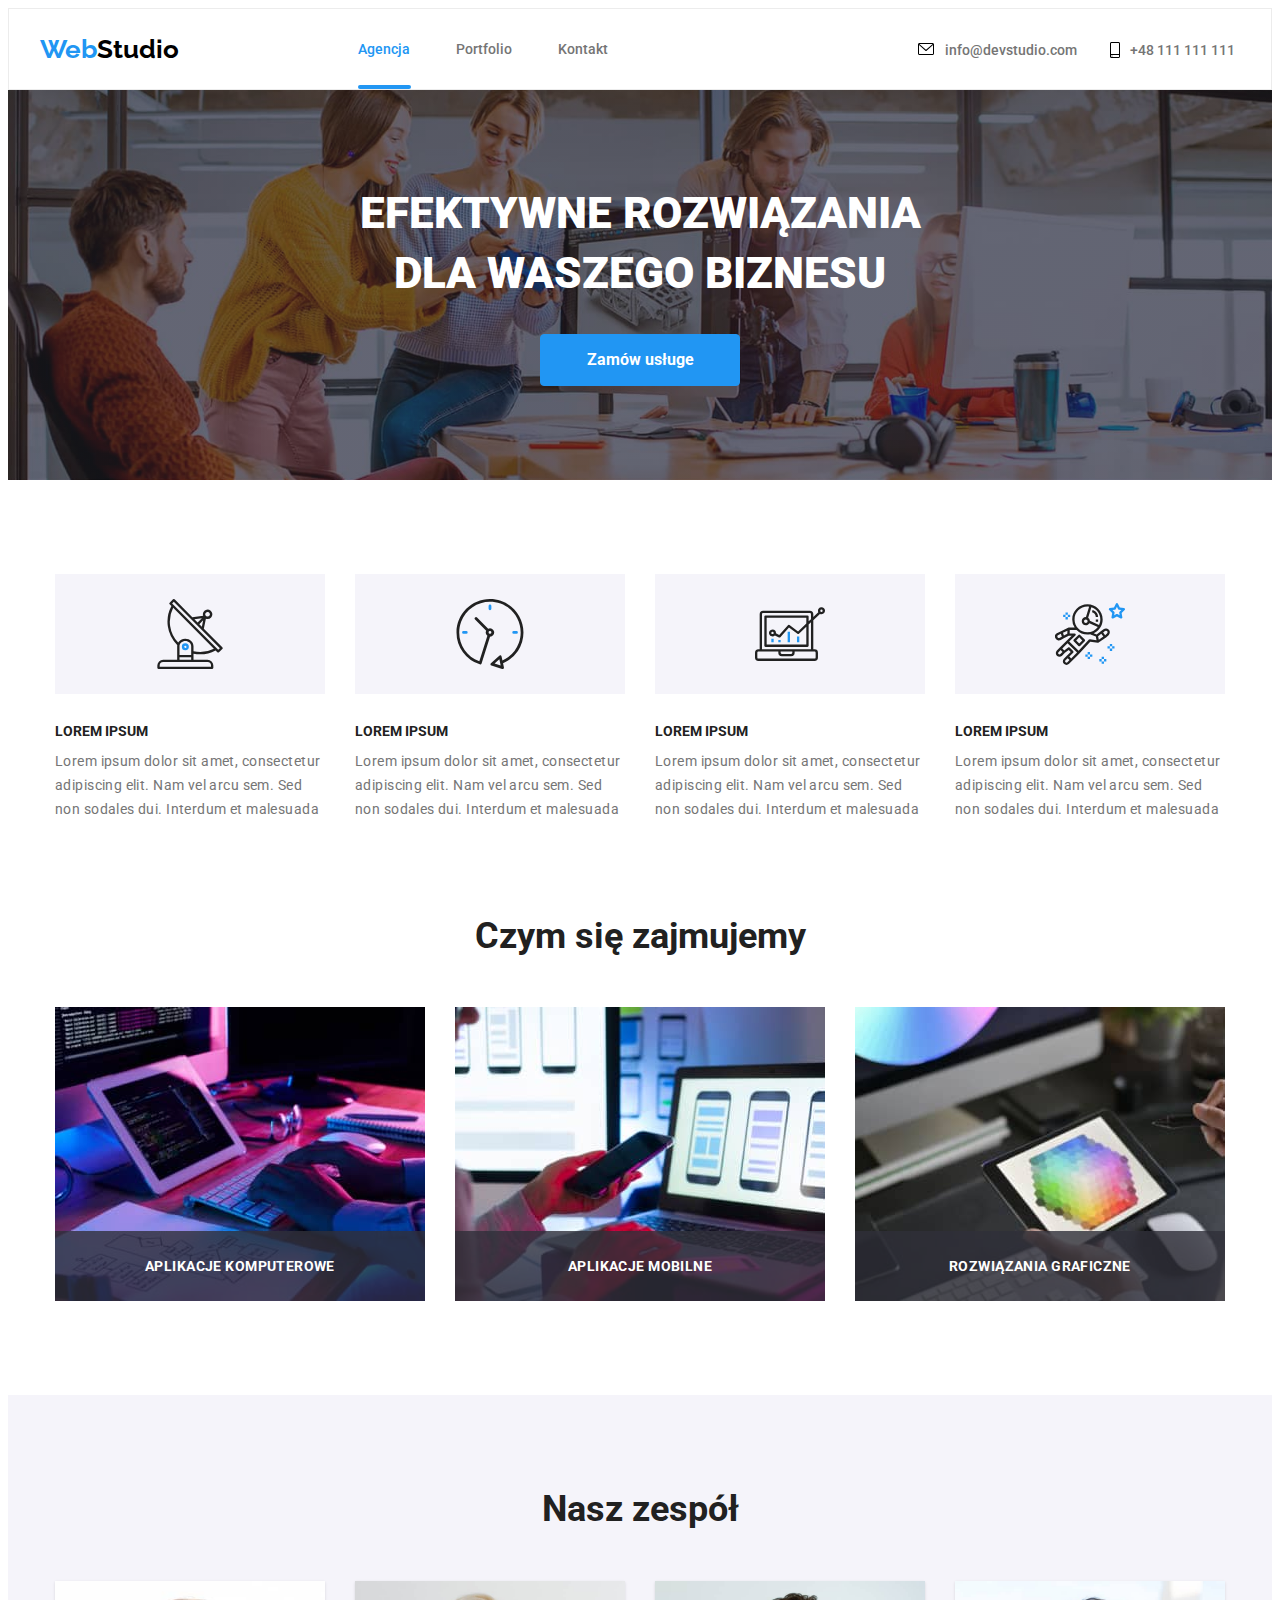
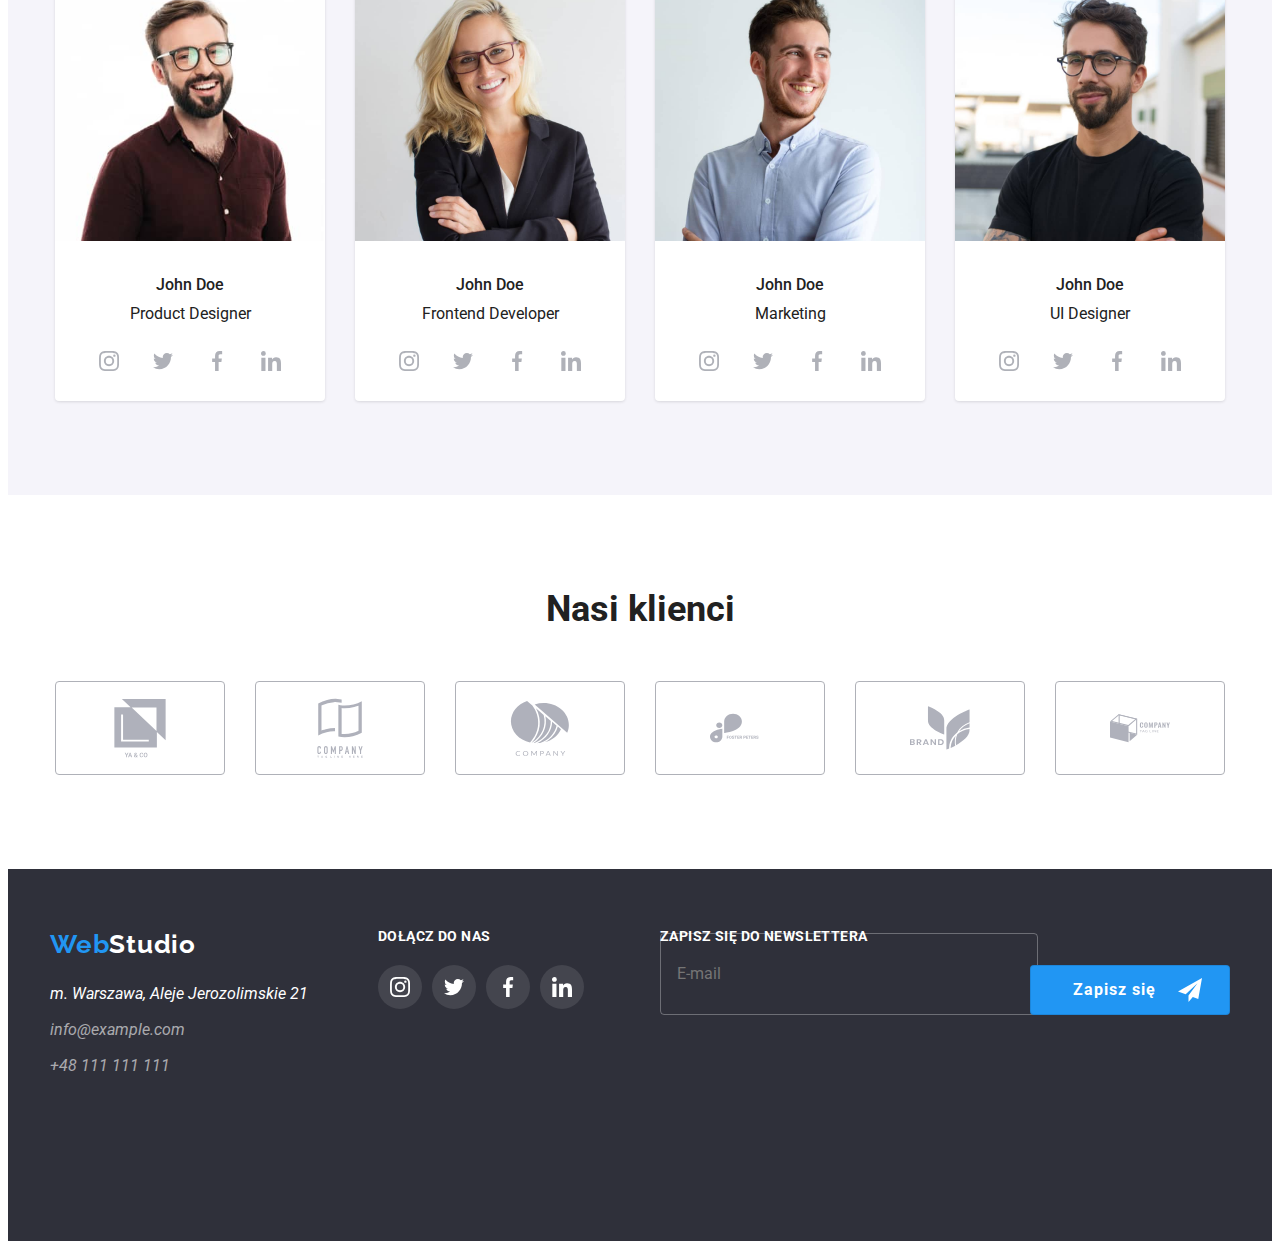
<file: index.html>
<!DOCTYPE html>
<html lang="pl">
  <head>
    <meta charset="UTF-8" />
    <meta http-equiv="X-UA-Compatible" content="IE=edge" />
    <meta name="viewport" content="width=device-width, initial-scale=1.0" />
    <title>WebStudio</title>
    <link
      href="https://fonts.googleapis.com/css2?family=Raleway:wght@700&family=Roboto:wght@400;500;700;900&display=swap"
      rel="stylesheet"
    />
    <link
      rel="stylesheet"
      href="https://cdnjs.cloudflare.com/ajax/libs/modern-normalize/1.1.0/modern-normalize.min.css"
      integrity="sha512-wpPYUAdjBVSE4KJnH1VR1HeZfpl1ub8YT/NKx4PuQ5NmX2tKuGu6U/JRp5y+Y8XG2tV+wKQpNHVUX03MfMFn9Q=="
      crossorigin="anonymous"
      referrerpolicy="no-referrer"
    />
    <link rel="stylesheet" href="./css/styles.css" type="text/css" />
  </head>

  <body>
    <header class="header-box">
      <div class="header container">
        <a href="./index.html"
          ><span class="logo-web-top">Web</span
          ><span class="logo-studio-top">Studio</span></a
        >
        <nav>
          <ul class="navigation-links">
            <li>
              <a class="agency-nav is-active" href="./index.html">Agencja</a>
            </li>
            <li>
              <a class="portfolio-nav is-hidden" href="./portfolio.html"
                >Portfolio</a
              >
            </li>
            <li><a class="contact-nav is-hidden" href="#">Kontakt</a></li>
          </ul>
        </nav>
        <ul class="contact">
          <li class="mail-area">
            <a href="mailto:info@devstudio.com">
              <svg class="svg-contact-mail">
                <use href="./images/icons.svg#icon-envelope"></use>
              </svg>
              info@devstudio.com</a
            >
          </li>
          <li class="phone-area">
            <a href="tel:+48111111111">
              <svg class="svg-contact-phone">
                <use href="./images/icons.svg#icon-smartphone"></use>
              </svg>
              +48 111 111 111</a
            >
          </li>
        </ul>
      </div>
    </header>

    <main>
      <section class="main-section-background">
        <div class="container">
          <h1 class="title-main container">
            EFEKTYWNE ROZWIĄZANIA
            <br />DLA WASZEGO BIZNESU
          </h1>
          <button
            class="main-button heigh-button"
            type="button"
            data-modal-open
          >
            Zamów usługe
          </button>
        </div>
      </section>
      <section class="lorem-section-area">
        <ul class="lorem-list">
          <li class="lorem-area">
            <div class="svg-lorem-cards">
              <svg class="svg-lorem-images">
                <use href="./images/icons.svg#icon-antenna1"></use>
              </svg>
            </div>
            <h3 class="title-about">LOREM IPSUM</h3>
            <p class="text-about">
              Lorem ipsum dolor sit amet, consectetur adipiscing elit. Nam vel
              arcu sem. Sed non sodales dui. Interdum et malesuada
            </p>
          </li>
          <li class="lorem-area">
            <div class="svg-lorem-cards">
              <svg class="svg-lorem-images">
                <use href="./images/icons.svg#icon-clock1"></use>
              </svg>
            </div>
            <h3 class="title-about">LOREM IPSUM</h3>
            <p class="text-about">
              Lorem ipsum dolor sit amet, consectetur adipiscing elit. Nam vel
              arcu sem. Sed non sodales dui. Interdum et malesuada
            </p>
          </li>
          <li class="lorem-area">
            <div class="svg-lorem-cards">
              <svg class="svg-lorem-images">
                <use href="./images/icons.svg#icon-diagram1"></use>
              </svg>
            </div>
            <h3 class="title-about">LOREM IPSUM</h3>
            <p class="text-about">
              Lorem ipsum dolor sit amet, consectetur adipiscing elit. Nam vel
              arcu sem. Sed non sodales dui. Interdum et malesuada
            </p>
          </li>
          <li class="lorem-area">
            <div class="svg-lorem-cards">
              <svg class="svg-lorem-images">
                <use href="./images/icons.svg#icon-astronaut1"></use>
              </svg>
            </div>
            <h3 class="title-about">LOREM IPSUM</h3>
            <p class="text-about">
              Lorem ipsum dolor sit amet, consectetur adipiscing elit. Nam vel
              arcu sem. Sed non sodales dui. Interdum et malesuada
            </p>
          </li>
        </ul>
      </section>
      <section class="image-section">
        <h2 class="image-title">Czym się zajmujemy</h2>
        <ul class="link-container">
          <li class="image-title-item">
            <img
              src="images/box1.jpg"
              alt="Tablet oraz rece na klawiaturze"
              width="370"
              height="294"
            />
            <p class="image-title-overtext">Aplikacje komputerowe</p>
          </li>
          <li class="image-title-item">
            <img
              src="images/box2.jpg"
              alt="Laptop i telefon trzymany w dloni"
              width="370"
              height="294"
            />
            <p class="image-title-overtext">Aplikacje mobilne</p>
          </li>
          <li class="image-title-item">
            <img
              src="images/box3.jpg"
              alt="Paleta kolorow w tablecie"
              width="370"
              height="294"
            />
            <p class="image-title-overtext">Rozwiązania graficzne</p>
          </li>
        </ul>
      </section>
      <section class="teamcard-section-background">
        <h2 class="teamcard-title">Nasz zespół</h2>
        <div class="teamcard-section">
          <ul class="teamcard-list">
            <li class="teamcard-cards">
              <figure class="teamcard-figure">
                <img
                  src="images/teamcard1.jpg"
                  alt="Mezczyzna z broda w okularach"
                  width="270"
                  height="260"
                />
                <figcaption class="team-caption">
                  <p class="upper-caption">John Doe</p>
                  <p class="lower-caption">Product Designer</p>
                </figcaption>
              </figure>
              <div class="svg-teamcard-sl">
                <div class="teamcard-sl-box">
                  <svg class="svg-teamcard-sl-item">
                    <use href="./images/icons.svg#icon-instagram2"></use>
                  </svg>
                </div>
                <div class="teamcard-sl-box">
                  <svg class="svg-teamcard-sl-item">
                    <use href="./images/icons.svg#icon-twitter1"></use>
                  </svg>
                </div>
                <div class="teamcard-sl-box">
                  <svg class="svg-teamcard-sl-item">
                    <use href="./images/icons.svg#icon-facebook1"></use>
                  </svg>
                </div>
                <div class="teamcard-sl-box">
                  <svg class="svg-teamcard-sl-item">
                    <use href="./images/icons.svg#icon-linkedin1"></use>
                  </svg>
                </div>
              </div>
            </li>
            <li class="teamcard-cards">
              <figure class="teamcard-figure">
                <img
                  src="images/teamcard2.jpg"
                  alt="Blondynka w okularach"
                  width="270"
                  height="260"
                />
                <figcaption class="team-caption">
                  <p class="upper-caption">John Doe</p>
                  <p class="lower-caption">Frontend Developer</p>
                </figcaption>
              </figure>
              <div class="svg-teamcard-sl">
                <div class="teamcard-sl-box">
                  <svg class="svg-teamcard-sl-item">
                    <use href="./images/icons.svg#icon-instagram2"></use>
                  </svg>
                </div>
                <div class="teamcard-sl-box">
                  <svg class="svg-teamcard-sl-item">
                    <use href="./images/icons.svg#icon-twitter1"></use>
                  </svg>
                </div>
                <div class="teamcard-sl-box">
                  <svg class="svg-teamcard-sl-item">
                    <use href="./images/icons.svg#icon-facebook1"></use>
                  </svg>
                </div>
                <div class="teamcard-sl-box">
                  <svg class="svg-teamcard-sl-item">
                    <use href="./images/icons.svg#icon-linkedin1"></use>
                  </svg>
                </div>
              </div>
            </li>
            <li class="teamcard-cards">
              <figure class="teamcard-figure">
                <img
                  src="images/teamcard3.jpg"
                  alt="Usmiechniety mezczyzna"
                  width="270"
                  height="260"
                />
                <figcaption class="team-caption">
                  <p class="upper-caption">John Doe</p>
                  <p class="lower-caption">Marketing</p>
                </figcaption>
              </figure>
              <div class="svg-teamcard-sl">
                <div class="teamcard-sl-box">
                  <svg class="svg-teamcard-sl-item">
                    <use href="./images/icons.svg#icon-instagram2"></use>
                  </svg>
                </div>
                <div class="teamcard-sl-box">
                  <svg class="svg-teamcard-sl-item">
                    <use href="./images/icons.svg#icon-twitter1"></use>
                  </svg>
                </div>
                <div class="teamcard-sl-box">
                  <svg class="svg-teamcard-sl-item">
                    <use href="./images/icons.svg#icon-facebook1"></use>
                  </svg>
                </div>
                <div class="teamcard-sl-box">
                  <svg class="svg-teamcard-sl-item">
                    <use href="./images/icons.svg#icon-linkedin1"></use>
                  </svg>
                </div>
              </div>
            </li>
            <li class="teamcard-cards">
              <figure class="teamcard-figure">
                <img
                  src="images/teamcard4.jpg"
                  alt="Mezczyzna z broda w okularach"
                  width="270"
                  height="260"
                />
                <figcaption class="team-caption">
                  <p class="upper-caption">John Doe</p>
                  <p class="lower-caption">UI Designer</p>
                </figcaption>
              </figure>
              <div class="svg-teamcard-sl">
                <div class="teamcard-sl-box">
                  <svg class="svg-teamcard-sl-item">
                    <use href="./images/icons.svg#icon-instagram2"></use>
                  </svg>
                </div>
                <div class="teamcard-sl-box">
                  <svg class="svg-teamcard-sl-item">
                    <use href="./images/icons.svg#icon-twitter1"></use>
                  </svg>
                </div>
                <div class="teamcard-sl-box">
                  <svg class="svg-teamcard-sl-item">
                    <use href="./images/icons.svg#icon-facebook1"></use>
                  </svg>
                </div>
                <div class="teamcard-sl-box">
                  <svg class="svg-teamcard-sl-item">
                    <use href="./images/icons.svg#icon-linkedin1"></use>
                  </svg>
                </div>
              </div>
            </li>
          </ul>
        </div>
      </section>
      <section class="clients-section">
        <h2 class="clients-title">Nasi klienci</h2>
        <div class="clients-image-box">
          <div class="clients-image-card">
            <svg class="clients-image">
              <use href="./images/icons.svg#icon-company1"></use>
            </svg>
          </div>
          <div class="clients-image-card">
            <svg class="clients-image">
              <use href="./images/icons.svg#icon-company2"></use>
            </svg>
          </div>
          <div class="clients-image-card">
            <svg class="clients-image">
              <use href="./images/icons.svg#icon-company3"></use>
            </svg>
          </div>
          <div class="clients-image-card">
            <svg class="clients-image">
              <use href="./images/icons.svg#icon-company4"></use>
            </svg>
          </div>
          <div class="clients-image-card">
            <svg class="clients-image">
              <use href="./images/icons.svg#icon-company5"></use>
            </svg>
          </div>
          <div class="clients-image-card">
            <svg class="clients-image">
              <use href="./images/icons.svg#icon-company6"></use>
            </svg>
          </div>
        </div>
      </section>
    </main>
    <footer>
      <div class="whole-footer">
        <div class="footer-area">
          <a href="./index.html"
            ><span class="logo-web-bottom">Web</span
            ><span class="logo-studio-bottom">Studio</span>
          </a>
          <address>
            <ul class="footer-contacts-list">
              <li>
                <a class="site" href="https://goo.gl/maps/q3WPrfQFME7vEifA9"
                  >m. Warszawa, Aleje Jerozolimskie 21</a
                >
              </li>
              <li>
                <a class="contact" href="mailto:info@example.com"
                  >info@example.com</a
                >
              </li>
              <li>
                <a class="contact" href="tel:+48111111111">+48 111 111 111</a>
              </li>
            </ul>
          </address>
        </div>

        <div class="footer-sl-area">
          <p class="footer-sl-area-title">Dołącz do nas</p>
          <div class="footer-sl-area-boxes">
            <div class="footer-sl-box">
              <svg class="footer-sl-item">
                <use href="./images/icons.svg#icon-instagram2"></use>
              </svg>
            </div>
            <div class="footer-sl-box">
              <svg class="footer-sl-item">
                <use href="./images/icons.svg#icon-twitter1"></use>
              </svg>
            </div>
            <div class="footer-sl-box">
              <svg class="footer-sl-item">
                <use href="./images/icons.svg#icon-facebook1"></use>
              </svg>
            </div>
            <div class="footer-sl-box">
              <svg class="footer-sl-item">
                <use href="./images/icons.svg#icon-linkedin1"></use>
              </svg>
            </div>
          </div>
        </div>

        <div class="newsletter-area">
          <p class="newsletter-title">zapisz się do newslettera</p>
          <div>
            <form name="newsletter" autocomplete="on">
              <label for="newsletter-email"> </label>
              <input
                type="email"
                name="newsletter"
                id="newsletter-email"
                placeholder="E-mail"
                class="email-input"
              />
              <button class="newsletter-button" type="submit">
                Zapisz się
              </button>
              <svg class="icon-send">
                <use href="./images/icons.svg#icon-send" />
              </svg>
            </form>
          </div>
        </div>
      </div>
    </footer>

    <div class="backdrop is-hidden" data-modal>
      <div class="modal">
        <button class="close-btn" type="button" data-modal-close>X</button>
        <form name="order-form">
          <div class="form-area">
            <p class="form-title">Zostaw swoje dane w formularzu poniżej</p>
            <div class="form-position">
              <div class="form-name">
                <label class="form-label" for="form-name">Imie</label>
                <input
                  class="form-input"
                  name="form-name"
                  type="text"
                  id="form-name"
                />
                <div class="icon-human">
                  <svg>
                    <use href="./images/icons.svg#icon-human"></use>
                  </svg>
                </div>
              </div>
              <div class="form-phone">
                <label class="form-label" for="form-phone">Telefon</label>
                <input
                  class="form-input"
                  name="form-phone"
                  type="tel"
                  id="form-phone"
                />
                <div class="icon-formPhone">
                  <svg>
                    <use href="./images/icons.svg#icon-formPhone"></use>
                  </svg>
                </div>
              </div>
              <div class="form-email">
                <label class="form-label" for="form-email">Email</label>
                <input
                  class="form-input"
                  name="form-email"
                  type="email"
                  id="form-email"
                />
                <div class="icon-emailBlack">
                  <svg>
                    <use href="./images/icons.svg#icon-emailBlack"></use>
                  </svg>
                </div>
              </div>
              <div class="form-textarea">
                <label class="form-label" for="form-textarea">Komentarz</label>
                <textarea
                  class="form-input-textarea"
                  name="form-textarea"
                  placeholder="Wprowadź tekst"
                  id="form-textarea"
                  rows="6"
                ></textarea>
              </div>
            </div>
            <div class="form-check">
              <input class="checkbox-input" name="checkbox" type="checkbox" />
              <label class="form-check-label" for="checkbox"
                >Oświadczam iż akceptuję <span class="reg"> Regulamin</span> i
                <span class="reg">Politykę Prywatności.</span></label
              >
              <svg class="checkbox-bird">
                <use href="./images/icons.svg#icon-check"></use>
              </svg>
            </div>
            <button class="form-button" type="submit">Wyślij</button>
          </div>
        </form>
      </div>
    </div>
    <script src="./js/modal.js"></script>
  </body>
</html>
</file>
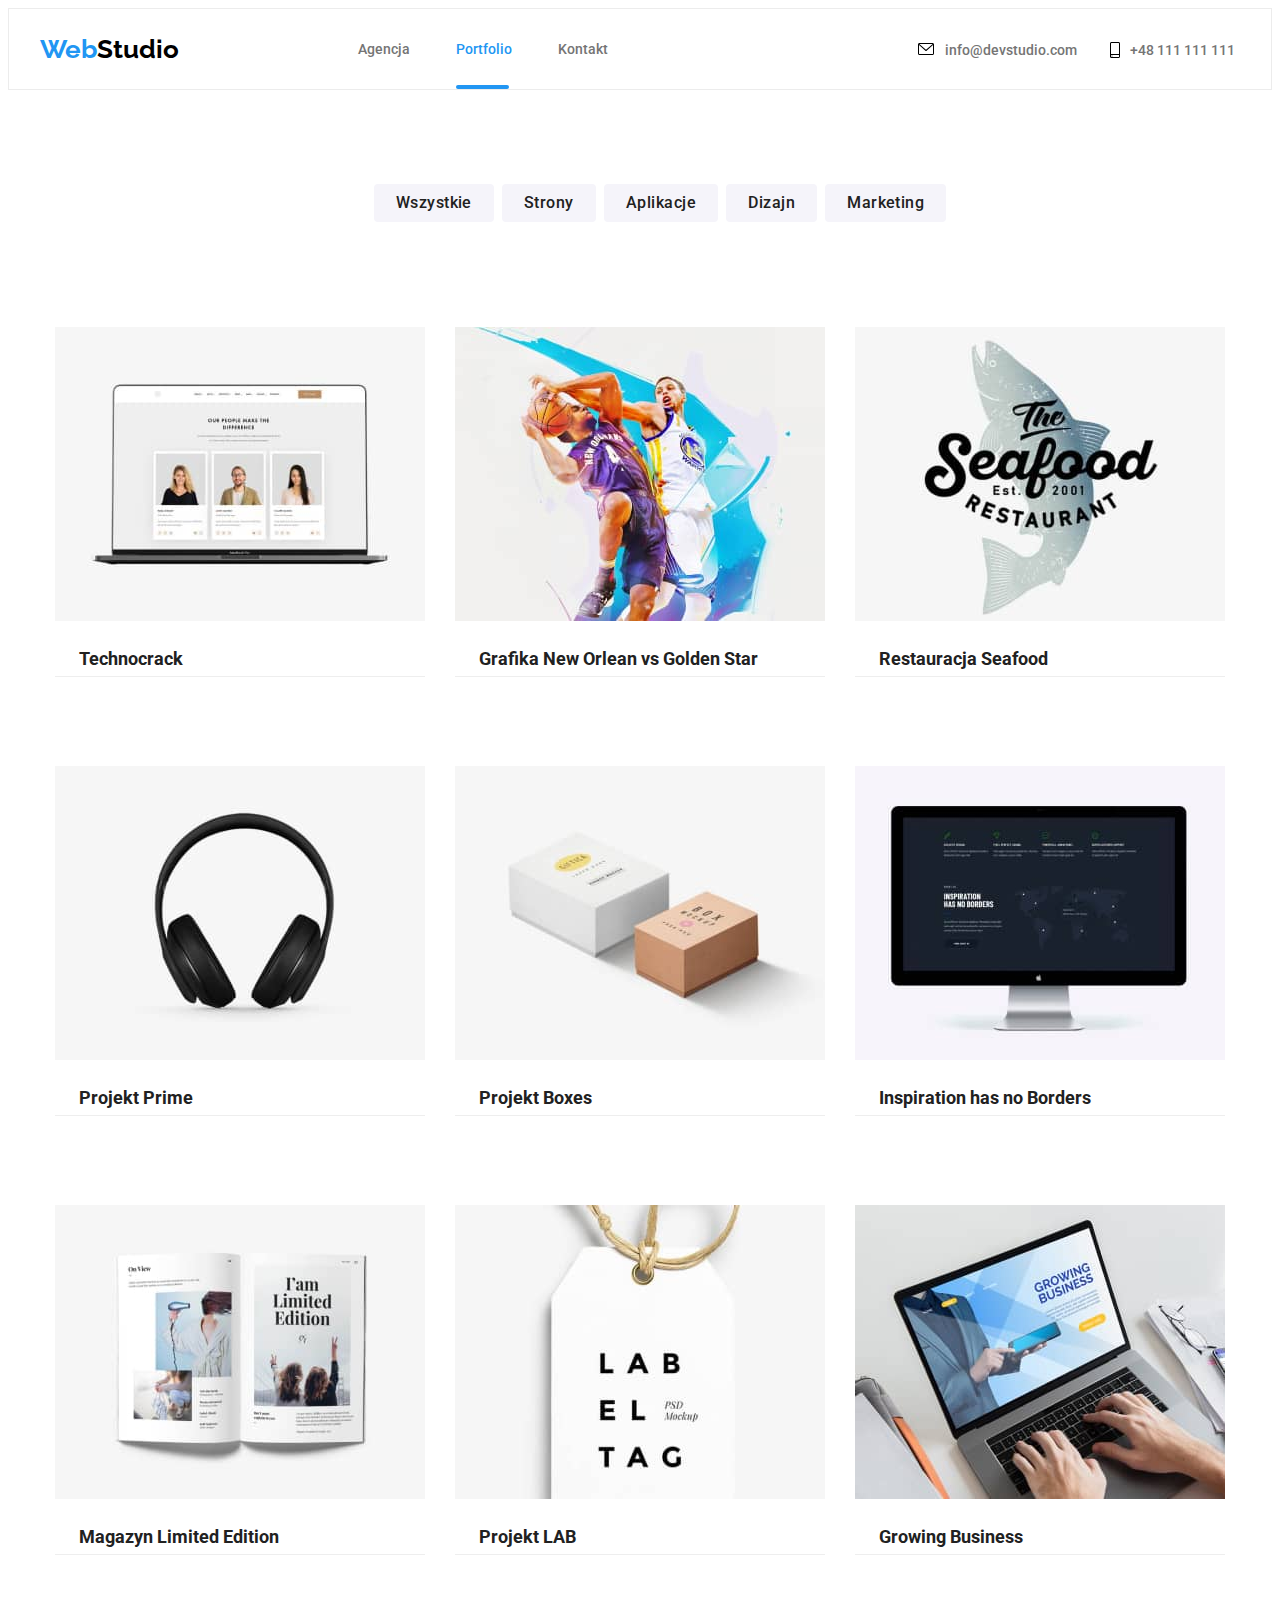
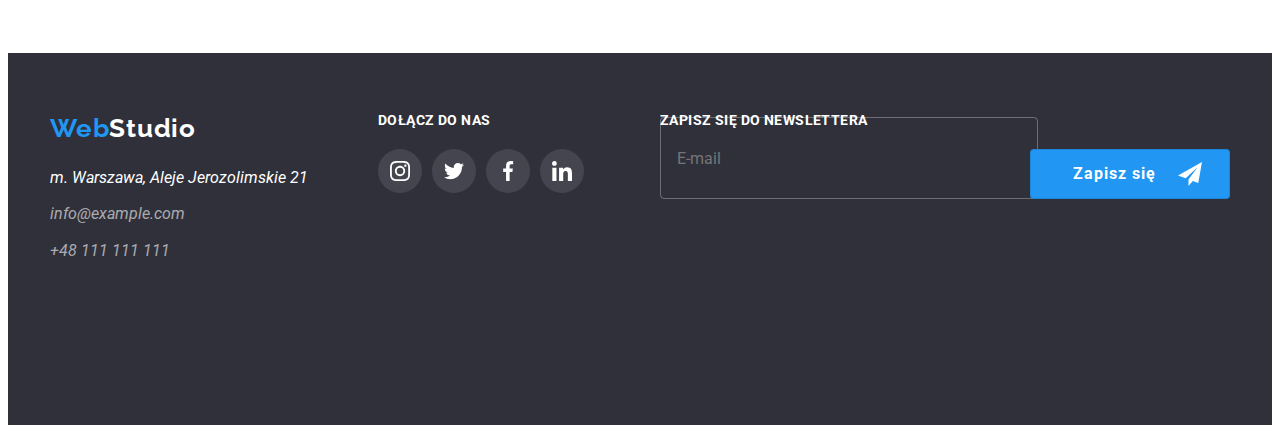
<file: portfolio.html>
<!DOCTYPE html>
<html lang="pl">
  <head>
    <meta charset="UTF-8" />
    <meta http-equiv="X-UA-Compatible" content="IE=edge" />
    <meta name="viewport" content="width=device-width, initial-scale=1.0" />
    <title>Portfolio</title>
    <link
      href="https://fonts.googleapis.com/css2?family=Raleway:wght@700&family=Roboto:wght@400;500;700;900&display=swap"
      rel="stylesheet"
    />
    <link
      rel="stylesheet"
      href="https://cdnjs.cloudflare.com/ajax/libs/modern-normalize/1.1.0/modern-normalize.min.css"
      integrity="sha512-wpPYUAdjBVSE4KJnH1VR1HeZfpl1ub8YT/NKx4PuQ5NmX2tKuGu6U/JRp5y+Y8XG2tV+wKQpNHVUX03MfMFn9Q=="
      crossorigin="anonymous"
      referrerpolicy="no-referrer"
    />
    <link rel="stylesheet" href="css/styles.css" />
  </head>

  <body>
    <header class="header-box">
      <div class="header container">
        <a href="./index.html"
          ><span class="logo-web-top">Web</span
          ><span class="logo-studio-top">Studio</span></a
        >
        <nav>
          <ul class="navigation-links">
            <li>
              <a class="agency-nav is-hidden" href="./index.html">Agencja</a>
            </li>
            <li>
              <a class="portfolio-nav is-active" href="./portfolio.html"
                >Portfolio</a
              >
            </li>
            <li><a class="contact-nav is-hidden" href="#">Kontakt</a></li>
          </ul>
        </nav>
        <ul class="contact">
          <li class="mail-area">
            <a href="mailto:info@devstudio.com">
              <svg class="svg-contact-mail">
                <use href="./images/icons.svg#icon-envelope"></use>
              </svg>
              info@devstudio.com</a
            >
          </li>
          <li class="phone-area">
            <a href="tel:+48111111111">
              <svg class="svg-contact-phone">
                <use href="./images/icons.svg#icon-smartphone"></use>
              </svg>
              +48 111 111 111</a
            >
          </li>
        </ul>
      </div>
    </header>

    <main>
      <section class="projects-section">
        <div class="projects container">
          <ul class="projects-filter">
            <li class="button-element">
              <button class="projects-button" type="button">Wszystkie</button>
            </li>
            <li class="button-element">
              <button class="projects-button" type="button">Strony</button>
            </li>
            <li class="button-element">
              <button class="projects-button" type="button">Aplikacje</button>
            </li>
            <li class="button-element">
              <button class="projects-button" type="button">Dizajn</button>
            </li>
            <li class="button-element">
              <button class="projects-button" type="button">Marketing</button>
            </li>
          </ul>
        </div>
        <div class="projects container">
          <ul class="projects-list container">
            <li>
              <figure class="projects-card">
                <img
                  class="projects-img"
                  src="images/project1.jpg"
                  alt="Ekran laptopa z trojgiem ludzi"
                  width="370"
                  height="294"
                />
                <div class="overlay">
                  <p>
                    Technocrack jest popularną platformą wykorzystywaną do
                    rozpowszechniania koronawirusa. Firmy wykorzystują tę
                    platformę do celów szpiegowskich i ataków na
                    niezabezpieczone serwery konkurencji
                  </p>
                </div>
                <figcaption class="projects-caption-area">
                  <h2 class="upper-caption">Technocrack</h2>
                  <h3 class="lower-caption">Strona internetowa</h3>
                </figcaption>
              </figure>
            </li>
            <li>
              <figure class="projects-card">
                <img
                  src="images/project2.jpg"
                  alt="Dwaj koszykarze podczas gry"
                  width="370"
                  height="294"
                />
                <div class="overlay">
                  <p>
                    Technocrack jest popularną platformą wykorzystywaną do
                    rozpowszechniania koronawirusa. Firmy wykorzystują tę
                    platformę do celów szpiegowskich i ataków na
                    niezabezpieczone serwery konkurencji
                  </p>
                </div>
                <figcaption class="projects-caption-area">
                  <h2 class="upper-caption">
                    Grafika New Orlean vs Golden Star
                  </h2>
                  <h3 class="lower-caption">Dizajn</h3>
                </figcaption>
              </figure>
            </li>
            <li>
              <figure class="projects-card">
                <img
                  src="images/project3.jpg"
                  alt="Logo restauracji Seafood"
                  width="370"
                  height="294"
                />
                <div class="overlay">
                  <p>
                    Technocrack jest popularną platformą wykorzystywaną do
                    rozpowszechniania koronawirusa. Firmy wykorzystują tę
                    platformę do celów szpiegowskich i ataków na
                    niezabezpieczone serwery konkurencji
                  </p>
                </div>
                <figcaption class="projects-caption-area">
                  <h2 class="upper-caption">Restauracja Seafood</h2>
                  <h3 class="lower-caption">Aplikacja</h3>
                </figcaption>
              </figure>
            </li>
            <li>
              <figure class="projects-card">
                <img
                  src="images/project4.jpg"
                  alt="Słuchawki"
                  width="370"
                  height="294"
                />
                <div class="overlay">
                  <p>
                    Technocrack jest popularną platformą wykorzystywaną do
                    rozpowszechniania koronawirusa. Firmy wykorzystują tę
                    platformę do celów szpiegowskich i ataków na
                    niezabezpieczone serwery konkurencji
                  </p>
                </div>
                <figcaption class="projects-caption-area">
                  <h2 class="upper-caption">Projekt Prime</h2>
                  <h3 class="lower-caption">Marketing</h3>
                </figcaption>
              </figure>
            </li>
            <li>
              <figure class="projects-card">
                <img
                  src="images/project5.jpg"
                  alt="Dwa róźne pudełka obok siebie"
                  width="370"
                  height="294"
                />
                <div class="overlay">
                  <p>
                    Technocrack jest popularną platformą wykorzystywaną do
                    rozpowszechniania koronawirusa. Firmy wykorzystują tę
                    platformę do celów szpiegowskich i ataków na
                    niezabezpieczone serwery konkurencji
                  </p>
                </div>
                <figcaption class="projects-caption-area">
                  <h2 class="upper-caption">Projekt Boxes</h2>
                  <h3 class="lower-caption">Aplikacja</h3>
                </figcaption>
              </figure>
            </li>
            <li>
              <figure class="projects-card">
                <img
                  src="images/project6.jpg"
                  alt="Ekran komputera z obrazem świata"
                  width="370"
                  height="294"
                />
                <div class="overlay">
                  <p>
                    Technocrack jest popularną platformą wykorzystywaną do
                    rozpowszechniania koronawirusa. Firmy wykorzystują tę
                    platformę do celów szpiegowskich i ataków na
                    niezabezpieczone serwery konkurencji
                  </p>
                </div>
                <figcaption class="projects-caption-area">
                  <h2 class="upper-caption">Inspiration has no Borders</h2>
                  <h3 class="lower-caption">Strona internetowa</h3>
                </figcaption>
              </figure>
            </li>
            <li>
              <figure class="projects-card">
                <img
                  src="images/project7.jpg"
                  alt="Otwarty miesiecznik Limited Edition"
                  width="370"
                  height="294"
                />
                <div class="overlay">
                  <p>
                    Technocrack jest popularną platformą wykorzystywaną do
                    rozpowszechniania koronawirusa. Firmy wykorzystują tę
                    platformę do celów szpiegowskich i ataków na
                    niezabezpieczone serwery konkurencji
                  </p>
                </div>
                <figcaption class="projects-caption-area">
                  <h2 class="upper-caption">Magazyn Limited Edition</h2>
                  <h3 class="lower-caption">Dizajn</h3>
                </figcaption>
              </figure>
            </li>
            <li>
              <figure class="projects-card">
                <img
                  src="images/project8.jpg"
                  alt="Zawieszka Project Lab"
                  width="370"
                  height="294"
                />
                <div class="overlay">
                  <p>
                    Technocrack jest popularną platformą wykorzystywaną do
                    rozpowszechniania koronawirusa. Firmy wykorzystują tę
                    platformę do celów szpiegowskich i ataków na
                    niezabezpieczone serwery konkurencji
                  </p>
                </div>
                <figcaption class="projects-caption-area">
                  <h2 class="upper-caption">Projekt LAB</h2>
                  <h3 class="lower-caption">Marketing</h3>
                </figcaption>
              </figure>
            </li>
            <li>
              <figure class="projects-card">
                <img
                  src="images/project9.jpg"
                  alt="Ręce piszące na klawiaturze laptopa"
                  width="370"
                  height="294"
                />
                <div class="overlay">
                  <p>
                    Technocrack jest popularną platformą wykorzystywaną do
                    rozpowszechniania koronawirusa. Firmy wykorzystują tę
                    platformę do celów szpiegowskich i ataków na
                    niezabezpieczone serwery konkurencji
                  </p>
                </div>
                <figcaption class="projects-caption-area">
                  <h2 class="upper-caption">Growing Business</h2>
                  <h3 class="lower-caption">Aplikacja</h3>
                </figcaption>
              </figure>
            </li>
          </ul>
        </div>
      </section>
    </main>
    <footer>
      <div class="whole-footer">
        <div class="footer-area">
          <a href="./index.html"
            ><span class="logo-web-bottom">Web</span
            ><span class="logo-studio-bottom">Studio</span>
          </a>
          <address>
            <ul class="footer-contacts-list">
              <li>
                <a class="site" href="https://goo.gl/maps/q3WPrfQFME7vEifA9"
                  >m. Warszawa, Aleje Jerozolimskie 21</a
                >
              </li>
              <li>
                <a class="contact" href="mailto:info@example.com"
                  >info@example.com</a
                >
              </li>
              <li>
                <a class="contact" href="tel:+48111111111">+48 111 111 111</a>
              </li>
            </ul>
          </address>
        </div>

        <div class="footer-sl-area">
          <p class="footer-sl-area-title">Dołącz do nas</p>
          <div class="footer-sl-area-boxes">
            <div class="footer-sl-box">
              <svg class="footer-sl-item">
                <use href="./images/icons.svg#icon-instagram2"></use>
              </svg>
            </div>
            <div class="footer-sl-box">
              <svg class="footer-sl-item">
                <use href="./images/icons.svg#icon-twitter1"></use>
              </svg>
            </div>
            <div class="footer-sl-box">
              <svg class="footer-sl-item">
                <use href="./images/icons.svg#icon-facebook1"></use>
              </svg>
            </div>
            <div class="footer-sl-box">
              <svg class="footer-sl-item">
                <use href="./images/icons.svg#icon-linkedin1"></use>
              </svg>
            </div>
          </div>
        </div>

        <div class="newsletter-area">
          <p class="newsletter-title">zapisz się do newslettera</p>
          <div>
            <form name="newsletter" autocomplete="on">
              <label for="newsletter-email"> </label>
              <input
                type="email"
                name="newsletter"
                id="newsletter-email"
                placeholder="E-mail"
                class="email-input"
              />
              <button class="newsletter-button" type="submit">
                Zapisz się
              </button>
              <svg class="icon-send">
                <use href="./images/icons.svg#icon-send" />
              </svg>
            </form>
          </div>
        </div>
      </div>
    </footer>
  </body>
</html>
</file>
<file: css/styles.css>
* {
  font-family: "Roboto", sans-serif;
  color: var(--bodytext-color);
  font-size: 16px;
  font-weight: 400;
}

:root {
  --text-color: #757575;
  --selection-color: #2196f3;
  --main-white: #ffffff;
  --logo-black: #000000;
  --bodytext-color: #212121;
  --footerbackground-color: #2f303a;
  --teamsectionbackgroundn-color: #f5f4fa;
  --svg-icons-color: #afb1bb;
  --background-footer-sl: rgba(255, 255, 255, 0.1);
  --lower-caption-color: rgba(117, 117, 117, 1);
}
h1,
h2,
h3,
h4,
h5,
h6,
p,
ul {
  margin: 0px;
}

section {
  padding-top: 94px;
  padding-bottom: 94px;
}

.container {
  width: 1200px;
  margin-left: auto;
  margin-right: auto;
  padding: 0;
}

.container > li {
  list-style-type: none;
}
/* logo top*/
.logo-web-top,
.logo-studio-top {
  font-family: "Raleway";
  font-size: 26px;
  font-weight: 700;
  line-height: 1.19;
  letter-spacing: 0.03;
}
.logo-studio-top {
  color: var(--logo-black);
}

.logo-web-top {
  color: var(--selection-color);
}

/* end - logo top */

/* header */
.header-box {
  display: flex;
  align-items: center;
  justify-content: center;
  width: auto;
  height: 80px;
  margin: auto;
  padding: 0px;
  list-style: none;
  border: 1px solid #ececec;
}

.header.container > a {
  text-decoration: none;
}

.header.container {
  display: flex;
  align-items: center;
  margin-left: 0px;
  margin-right: 0px;
}

/* end - header */
/* navigation menu */
.navigation-links {
  position: relative;
  font-size: 14px;
  font-weight: 500;
  line-height: 1;
  letter-spacing: 0.02;
  text-indent: 46px;
  margin-left: 93px;
  display: flex;
  align-items: center;
  position: relati;
}

.navigation-links a {
  color: var(--text-color);
  text-decoration: none;
  font-size: 14px;
  font-weight: 500;
  line-height: 1.14;
  letter-spacing: 0.02;
  position: relative;
  transition-property: color;
  transition-duration: 250ms;
  transition-timing-function: cubic-bezier(0.4, 0, 0.2, 1);
}

.navigation-links a:hover,
.navigation-links a:focus,
.navigation-links a:active {
  color: var(--selection-color);
}
.navigation-links a:hover::after,
.navigation-links a:focus::after,
.navigation-links a:active::after {
  color: var(--selection-color);
  position: absolute;
  display: inline-block;
  top: 44px;
  left: 0px;
  content: "";
  width: 53px;
  height: 4px;
  border-radius: 2px;
  background-color: var(--selection-color);
}
/* agency active */
.agency-nav.is-active {
  color: var(--selection-color);
}
.agency-nav.is-active::after {
  color: var(--selection-color);
  position: absolute;
  display: inline-block;
  top: 44px;
  left: 0px;
  content: "";
  width: 53px;
  height: 4px;
  border-radius: 2px;
  background-color: var(--selection-color);
}
/* agency end */
/* portfolio active */
.portfolio-nav.is-active {
  color: var(--selection-color);
}
.portfolio-nav.is-active::after {
  color: var(--selection-color);
  position: absolute;
  display: inline-block;
  top: 44px;
  left: 0px;
  content: "";
  width: 53px;
  height: 4px;
  border-radius: 2px;
  background-color: var(--selection-color);
}

.navigation-links > li {
  list-style-type: none;
}

nav a {
  color: var(--main-text-color);
  text-decoration: none;
}

.contact {
  position: relative;
  display: flex;
  gap: 50px;
  margin-left: auto;
}

.contact > li {
  list-style-type: none;
}

.contact a {
  text-decoration: none;
  color: var(--text-color);
  font-size: 14px;
  font-weight: 500;
  line-height: 1.14;
  letter-spacing: 0.02;
  transition-property: fill, color;
  transition-duration: 250ms;
  transition-timing-function: cubic-bezier(0.4, 0, 0.2, 1);
}

.contact a:hover,
.contact a:focus,
.contact a:active {
  color: var(--selection-color);
  fill: var(--selection-color);
}

/* obrazy svg */
.svg-contact-mail {
  display: inline-block;
  width: 22px;
  height: 16px;
  position: absolute;
  left: 10px;
  bottom: 2px;
}
.mail-area {
  width: 135px;
}
.phone-area {
  width: 110px;
}
.svg-contact-phone {
  display: inline-block;
  align-self: center;
  width: 20px;
  height: 16px;
  position: absolute;
  right: 115px;
  top: 2px;
}

/* end-navigation menu */

/* main */
.title-main.container {
  display: flex;
  justify-content: center;
  margin: 0px;
  margin-bottom: 30px;
  font-weight: 900;
  font-size: 44px;
  line-height: 1.36;
  text-align: center;
  letter-spacing: 0.06;
  text-transform: uppercase;
  color: var(--main-white);
  width: auto;
}

.main-section-background {
  display: flex;
  justify-content: center;
  align-items: center;
  margin-right: auto;
  margin-left: auto;
  max-height: auto;
  max-width: 1600px;
  text-align: center;
}
.main-section-background {
  background-image: linear-gradient(
      rgba(47, 48, 58, 0.4) 0%,
      rgba(47, 48, 58, 0.4) 0%
    ),
    url(../images/main.jpg);
  background-repeat: no-repeat;
  background-position: center;
  background-size: cover;
  max-width: 1600px;
  max-height: auto;
}

.main-button.heigh-button {
  font-weight: 700;
  line-height: 1.88;
  letter-spacing: 0.06;
  text-align: center;
  width: 200px;
  padding-top: 10px;
  padding-bottom: 10px;
  border-radius: 4px;
  border: 1px solid #2196f3;
  color: var(--main-white);
  background-color: var(--selection-color);
  transition-property: box-shadow;
  transition-duration: 250ms;
  transition-timing-function: cubic-bezier(0.4, 0, 0.2, 1);
}
.main-button:hover,
.main-button:focus,
.main-button:active {
  box-shadow: 0px 4px 4px 0px #00000040;
  cursor: pointer;
}

/* end - main */

/* section lorem */
.title-about {
  font-size: 14px;
  font-weight: 700;
  line-height: 1.14;
  letter-spacing: 0.03;
  width: 270px;
  height: auto;
  text-transform: uppercase;
  margin-bottom: 10px;
  justify-content: center;
  color: var(--bodytext-color);
  padding-left: 0px;
  padding-right: 0px;
}

.lorem-section-area .container {
  display: flex;
  justify-content: center;
  padding-bottom: 0px;
}
.lorem-area {
  width: 270px;
  height: auto;
}
.lorem-area > .text-about {
  font-size: 14px;
  line-height: 1.71;
  letter-spacing: 0.03em;
  text-align: left;
  color: var(--text-color);
  text-align: left;
  width: 270px;
}
.lorem-area:not(:last-child) {
  margin-right: 30px;
}

.lorem-list {
  display: flex;
  justify-content: center;
  margin-left: auto;
  margin-right: auto;
  list-style-type: none;
  padding-left: 0px;
  width: 1170px;
  height: auto;
}
/* lorem images */
.svg-lorem-cards {
  display: flex;
  justify-content: center;
  align-items: center;
  width: 270px;
  height: 120px;
  margin-bottom: 30px;
  background-color: var(--teamsectionbackgroundn-color);
}
.svg-lorem-images {
  width: 70px;
  height: 70px;
}
/* end - lorem section */

/* image section */
.image-section {
  justify-content: center;
  display: block;
  padding-top: 0px;
}

.image-title {
  display: block;
  justify-content: center;
  width: auto;
  text-align: center;
  font-size: 36px;
  font-weight: 700;
  line-height: 1.16;
  letter-spacing: 0.03;
  margin-bottom: 50px;
  color: var(--bodytext-color);
}
.image-title-item {
  max-width: 100%;
  height: auto;
  position: relative;
  overflow: hidden;
  height: 294px;
}
.image-title-item .image-title-overtext {
  bottom: 0px;
  display: flex;
  position: absolute;
  background: rgba(47, 48, 58, 0.8);
  justify-content: center;
  align-items: center;
  height: 70px;
  width: 370px;
  font-size: 14px;
  color: var(--main-white);
  text-transform: uppercase;
  font-weight: 700;
  line-height: 0.07;
  letter-spacing: 0.03em;
}
.link-container {
  display: flex;
  gap: 30px;
  justify-content: center;
  margin-right: 0px;
  margin-left: 0px;
  list-style-type: none;
  padding-left: 0px;
}

.image-section.container {
  margin: 0px;
  width: 1170px;
}

/* end - image section */
/* teamcard section */
.teamcard-section-background {
  width: auto;
  display: block;
  background-color: var(--teamsectionbackgroundn-color);
}

.teamcard-section {
  display: block;
  justify-content: center;
  align-items: center;
  margin: auto;
}

.teamcard-title {
  display: flex;
  justify-content: center;
  font-size: 36px;
  font-weight: 700;
  line-height: 1.16;
  letter-spacing: 0.03;
  margin-bottom: 50px;
}

.teamcard-figure {
  justify-content: center;
  display: block;
  width: 270px;
  height: auto;
  margin: 0px;
}
.teamcard-cards {
  background-color: var(--main-white);
  border-bottom-left-radius: 4px;
  border-bottom-right-radius: 4px;
  box-shadow: 0px 2px 1px 0px rgba(0, 0, 0, 0.2);
  box-shadow: 0px 1px 1px 0px rgba(0, 0, 0, 0.14);
  box-shadow: 0px 1px 3px 0px rgba(0, 0, 0, 0.12);
}
.teamcard-list > li {
  list-style-type: none;
}

.teamcard-list {
  display: flex;
  gap: 30px;
  justify-content: center;
  padding-left: 0px;
  width: auto;
}

/* svg-teamcard */
.svg-teamcard-sl {
  display: flex;
  margin-left: auto;
  margin-right: auto;
  margin-bottom: 18px;
  margin-top: 16px;
  width: 206px;
  height: auto;
}
.svg-teamcard-sl > .teamcard-sl-box:not(:last-child) {
  margin-right: 10px;
}
.teamcard-sl-box {
  display: flex;
  align-items: center;
  justify-content: center;
  width: 44px;
  height: 44px;
  width: 44px;
  height: 44px;
  background-color: var(--main-white);
  fill: rgba(175, 177, 184, 1);
  border-radius: 50%;
  transition-property: background-color, fill, box-shadow, border-radius;
  transition-duration: 250ms;
  transition-timing-function: cubic-bezier(0.4, 0, 0.2, 1);
}
.teamcard-sl-box:hover,
.teamcard-sl-box:focus,
.teamcard-sl-box:active {
  background-color: var(--selection-color);
  border-radius: 50%;
  fill: var(--main-white);
  box-shadow: 0px 4px 4px 0px #00000040;
  cursor: pointer;
}
.svg-teamcard-sl-item {
  width: 20px;
  height: 20px;
}
/* client- section */
.clients-section {
  display: block;
  margin-left: auto;
  margin-right: auto;
  padding-top: 94px;
  padding-bottom: 94px;
}
.clients-title {
  text-align: center;
  font-size: 36px;
  font-weight: 700;
  line-height: 1.16;
  letter-spacing: 0.03;
  margin-bottom: 50px;
}
.clients-image-box {
  display: flex;
  justify-content: center;
  width: 1170px;
  height: auto;
  margin-left: auto;
  margin-right: auto;
  fill: var(--svg-icons-color);
}
.clients-image-card:not(:last-child) {
  margin-right: 30px;
}
.clients-image-card {
  display: flex;
  justify-content: center;
  align-items: center;
  width: 170px;
  height: 92px;
  border: 1px solid #afb1b8;
  border-radius: 4px;
  transition-property: border, fill, box-shadow, border-radius;
  transition-duration: 250ms;
  transition-timing-function: cubic-bezier(0.4, 0, 0.2, 1);
}
.clients-image-card:hover,
.clients-image-card:focus,
.clients-image-card:active {
  border: 1px solid #2196f3;
  fill: var(--selection-color);
  box-shadow: 0px 4px 4px 0px #00000040;
  cursor: pointer;
}

.clients-image {
  width: 106px;
  height: 60px;
}

/* end - clients section */
/* team - section */
.team-caption > .upper-caption {
  justify-content: center;
  font-weight: 500;
  font-size: 16px;
  margin-bottom: 10px;
  line-height: 1.19;
  margin-left: 0px;
  margin-right: 0px;
  letter-spacing: 0.03;
  color: var(--bodytext-color);
}

.team-caption {
  display: block;
  padding-top: 30px;
  text-align: center;
}

.team-caption + .lower-caption {
  font-size: 14px;
  color: var(--lower-caption-color);
  line-height: 1.46;
  letter-spacing: 0.03;
}
/* end- teamcard section */
/* footer */
/* logo-bottom */
.whole-footer .logo-web-bottom,
.whole-footer .logo-studio-bottom {
  margin-bottom: 20px;
  font-family: "Raleway";
  font-size: 26px;
  line-height: 1.19;
  font-weight: 700;
  letter-spacing: 0.03em;
  text-align: left;
}
.footer-area > a {
  text-decoration: none;
}
.logo-web-bottom {
  color: var(--selection-color);
}

.logo-studio-bottom {
  color: var(--main-white);
}

/* end - logo bottom */

footer {
  background-color: var(--footerbackground-color);
  width: auto;
}
.whole-footer {
  display: flex;
  justify-content: center;
  height: 252px;
  margin-right: auto;
  margin-left: auto;
  padding: 60px 0px;
}
.footer-area {
  width: 250x;
}
.footer-area.container {
  padding: 60px 0px;
  margin-left: 0px;
  margin-right: 0px;
  width: auto;
}
.footer-contacts-list {
  width: auto;
}
.footer-contacts-list .site {
  color: var(--main-white);
  transition-property: color;
  transition-duration: 250ms;
  transition-timing-function: cubic-bezier(0.4, 0, 0.2, 1);
}

.footer-contacts-list .site:hover,
.footer-contacts-list .site:focus,
.footer-contacts-list .site:active {
  color: var(--selection-color);
}

.footer-contacts-list .contact {
  color: #ffffff99;
  transition-property: color;
  transition-duration: 250ms;
  transition-timing-function: cubic-bezier(0.4, 0, 0.2, 1);
}
.footer-contacts-list .contact:hover,
.footer-contacts-list .contact:focus,
.footer-contacts-list .contact:active {
  color: var(--selection-color);
}

.footer-contacts-list {
  padding-left: 0px;
}
.footer-contacts-list li:nth-child(1) {
  margin-top: 20px;
}
.footer-contacts-list > li {
  padding-bottom: 9px;
  margin-right: 70px;
  margin-left: 0px;
  font-size: 14px;
  line-height: 1.71;
  letter-spacing: 0.03;
}

.footer-contacts-list > li {
  list-style-type: none;
}

.footer-contacts-list a {
  text-decoration: none;
}

.footer-address .contact {
  color: rgba(255, 255, 255, 0.6);
  font-size: 14px;
  line-height: 1.71;
  transition-property: color;
  transition-duration: 250ms;
  transition-timing-function: cubic-bezier(0.4, 0, 0.2, 1);
}

.footer-sl-area {
  display: block;
  margin-left: 0px;
  height: 80px;
  padding-right: 76px;
}
.footer-sl-area-boxes > .footer-sl-box:not(:last-child) {
  margin-right: 10px;
}
.footer-sl-area-title {
  padding-bottom: 20px;
  color: var(--main-white);
  text-transform: uppercase;
  font-size: 14px;
  font-weight: 700;
  line-height: 1.14;
  letter-spacing: 0.03em;
  text-align: left;
}
.footer-sl-area-boxes {
  display: inline-flex;
  width: auto;
  height: 44px;
}
.footer-sl-box {
  display: flex;
  align-items: center;
  justify-content: center;
  width: 44px;
  height: 44px;
  background-color: var(--background-footer-sl);
  fill: var(--main-white);
  border-radius: 50%;
  transition-property: background-color, fill, box-shadow, border-radius;
  transition-duration: 250ms;
  transition-timing-function: cubic-bezier(0.4, 0, 0.2, 1);
}
.footer-sl-box:hover,
.footer-sl-box:focus,
.footer-sl-box:active {
  background-color: var(--selection-color);
  border-radius: 50%;
  fill: var(--main-white);
  box-shadow: 0px 4px 4px 0px #00000040;
  cursor: pointer;
}
.footer-sl-item {
  width: 20px;
  height: 20px;
}
.newsletter-area {
  position: relative;
  width: 570px;
  height: 86px;
}
.newsletter-title {
  color: var(--main-white);
  font-size: 14px;
  font-weight: 700;
  line-height: 1.14;
  letter-spacing: 0.03em;
  text-align: left;
  text-transform: uppercase;
}
.email-input {
  position: absolute;
  display: inline-flex;
  align-items: flex-end;
  padding-top: 15px;
  color: var(--main-white);
  padding-bottom: 15px;
  padding-left: 16px;
  border: 1px solid rgba(255, 255, 255, 0.3);
  border-radius: 4px;
  box-shadow: rgba(0, 0, 0, 0.15);
  bottom: 0px;
  left: 0px;
  width: 358px;
  height: 50px;
  background-color: transparent;
}
.newsletter-button {
  position: absolute;
  display: flex;
  align-items: center;
  font-size: 16px;
  font-weight: 700;
  line-height: 1.88;
  letter-spacing: 0.06em;
  text-align: center;
  bottom: 0px;
  right: 0px;
  border-radius: 4px;
  border: 1px solid #0000001a;
  width: 200px;
  height: 50px;
  padding-left: 42px;
  background-color: var(--selection-color);
  color: var(--main-white);
  transition-property: border, box-shadow, cursor;
  transition-duration: 250ms;
  transition-timing-function: cubic-bezier(0.4, 0, 0.2, 1);
}
.newsletter-button:hover,
.newsletter-button:focus,
.newsletter-button:active {
  border: 1px solid #080c0f;
  box-shadow: 0px 4px 4px 0px #ffffff;
  cursor: pointer;
}
.icon-send {
  position: absolute;
  width: 24px;
  height: 24px;
  fill: var(--main-white);
  right: 28px;
  bottom: 13px;
}
/* newsletter - form */

/* end - newsletter - form */

/* portfolio */
/* buttons */
.projects-button[type="button"] {
  cursor: pointer;
  font-weight: 500;
  line-height: 1.63;
  letter-spacing: 0.03em;
  text-align: center;
  padding: 6px 22px;
  border: 0px;
  border-radius: 4px;
  background-color: var(--teamsectionbackgroundn-color);
  /* transition */
  transition-property: box-shadow, color, background-color;
  transition-duration: 250ms;
  transition-timing-function: cubic-bezier(0.4, 0, 0.2, 1);
}

.projects-button[type="button"]:hover,
.projects-button[type="button"]:focus,
.projects-button[type="button"]:active {
  color: var(--main-white);
  background-color: var(--selection-color);
  box-shadow: 0px 4px 4px 0px rgba(0, 0, 0, 0.25);
  border-radius: 4px;
}

.button-element:not(:last-child) {
  margin-right: 8px;
}
/* end - buttons */
.projects-section {
  display: block;
  justify-content: center;
}
.projects.container {
  display: flex;
  justify-content: center;
  margin: auto;
}
.projects-filter {
  height: 54px;
  width: 572px;
  display: flex;
  list-style-type: none;
  margin-left: auto;
  margin-right: auto;
  margin-bottom: 34px;
  justify-content: center;
}

.projects-card .upper-caption {
  text-align: left;
  font-weight: 700;
  font-size: 18px;
  line-height: 2;
  letter-spacing: 0.06;
  color: var(--bodytext-color);
  padding-top: 20px;
  padding-bottom: 4px;
  vertical-align: top;
  padding-left: 24px;
  padding-right: 24px;
}

.projects-card .lower-caption {
  text-align: left;
  line-height: 1.88;
  letter-spacing: 0.03em;
  padding-left: 24px;
  padding-right: 24px;
  padding-bottom: 20px;
  color: var(--text-color);
}

.projects-list li {
  list-style-type: none;
}

.projects-list {
  display: flex;
  flex-wrap: wrap;
  gap: 30px;
  width: 1170px;
}
.projects-card {
  position: relative;
  width: 370px;
  height: 404px;
  flex-basis: 13%;
  display: inline-block;
  align-content: center;
  overflow: hidden;
  margin: 0px;
  border-bottom: 1px solid #eeeeee;
  transition-property: box-shadow, border;
  transition-duration: 250ms;
  transition-timing-function: cubic-bezier(0.4, 0, 0.2, 1);
}
.projects-card:hover .overlay {
  transform: translateY(0%);
}

.projects-card:hover,
.projects-card:focus,
.projects-card:active {
  cursor: pointer;
  border: 1px solid #eeeeee;
  box-shadow: 1px 4px 6px 0px #00000029;
}
.projects-card img {
  display: block;
  height: 294px;
  width: 370px;
}

.overlay {
  z-index: 1;
  position: absolute;
  overflow: hidden;
  text-align: left;
  top: 0;
  left: 0;
  width: 370px;
  height: 294px;
  padding-left: 24px;
  padding-top: 49px;
  padding-bottom: 49px;
  padding-right: 45px;
  color: var(--main-white);
  background: rgba(33, 150, 243, 0.9);
  transform: translateY(100%);
  transition-duration: 250ms;
  transition-timing-function: cubic-bezier(0.4, 0, 0.2, 1);
}
.overlay > p {
  font-size: 18px;
  font-weight: 400;
  line-height: 1.57;
  letter-spacing: 0.03em;
  text-align: left;
  color: var(--main-white);
}
.projects-caption-area {
  height: 110px;
  width: 370px;
  position: absolute;
  z-index: 2;
  background-color: var(--main-white);
}
/* end - portfolio */
/* okno modmalne */

.backdrop {
  left: 0;
  top: 0;
  display: flex;
  justify-content: center;
  align-items: center;
  position: fixed;
  min-width: 100%;
  min-height: 100%;
  visibility: visible;
  opacity: 1;
  background-color: rgba(0, 0, 0, 0.2);
  transition-property: opacity, visibility, transform;
  transition-duration: 250ms;
  transition-timing-function: cubic-bezier(0.4, 0, 0.2, 1);
  transition-delay: 250ms;
  transform: scale(1);
}
.backdrop.is-hidden {
  opacity: 0;
  visibility: hidden;
  pointer-events: none;
  transform: scale(0.1);
}
.modal {
  position: absolute;
  min-height: 581px;
  width: 528px;
  border-radius: 4px;
  opacity: 1;
  visibility: visible;
  background-color: var(--main-white);
  box-shadow: 0px 2px 1px 0px rgba(0, 0, 0, 0.2);
  box-shadow: 0px 1px 1px 0px rgba(0, 0, 0, 0.14);
  box-shadow: 0px 1px 3px 0px rgba(0, 0, 0, 0.12);
  transition-property: opacity, visibility, transform;
  transition-duration: 250ms;
  transition-timing-function: cubic-bezier(0.4, 0, 0.2, 1);
  transition-delay: 250ms;
  transform: scale(1);
}
.modal.is-hidden {
  opacity: 0;
  visibility: hidden;
  pointer-events: none;
  transform: scale(0.1);
}
.close-btn {
  position: absolute;
  top: 8px;
  right: 8px;
  width: 30px;
  height: 30px;
  border-radius: 50%;
  border: 1px solid rgba(0, 0, 0, 0.1);
  background-color: var(--main-white);
  transition-property: border, background-color, box-shadow, cursor, color;
  transition-duration: 250ms;
  transition-timing-function: cubic-bezier(0.4, 0, 0.2, 1);
}
.close-btn:hover,
.close-btn:focus,
.close-btn:active {
  color: var(--main-white);
  background-color: var(--selection-color);
  border: 1px solid var(--main-white);
  box-shadow: 0px 4px 4px 0px #00000040;
  cursor: pointer;
}
.form-area {
  display: flex;
  flex-direction: column;
  justify-content: center;
  align-items: center;
  margin-top: 40px;
}
.form-title {
  width: 448px;
  height: 23px;
  margin-bottom: 12px;
  font-size: 20px;
  font-weight: 700;
  line-height: 1.15;
  letter-spacing: 0.03em;
  text-align: center;
}
.form-position {
  width: 448px;
  height: 342px;
  margin-bottom: 20px;
}
.form-name {
  position: relative;
  width: 448px;
  height: 58px;
  margin-bottom: 10px;
}
.icon-human {
  position: absolute;
  display: flex;
  width: 18px;
  height: 18px;
  bottom: 11px;
  left: 12px;
  transition: fill;
  transition-duration: 250ms;
  transition-timing-function: cubic-bezier(0.4, 0, 0.2, 1);
}
.form-phone {
  position: relative;
  width: 448px;
  height: 58px;
  margin-bottom: 10px;
}
.icon-formPhone {
  position: absolute;
  display: flex;
  width: 18px;
  height: 18px;
  bottom: 11px;
  left: 12px;
  transition: fill;
  transition-duration: 250ms;
  transition-timing-function: cubic-bezier(0.4, 0, 0.2, 1);
}
.form-email {
  position: relative;
  width: 448px;
  height: 58px;
  margin-bottom: 10px;
}
.icon-emailBlack {
  position: absolute;
  display: flex;
  width: 18px;
  height: 18px;
  bottom: 11px;
  left: 12px;
  transition: fill;
  transition-duration: 250ms;
  transition-timing-function: cubic-bezier(0.4, 0, 0.2, 1);
}
.form-textarea {
  width: 448px;
  height: 138px;
  margin-bottom: 10px;
}

.form-check {
  position: relative;
  width: 419px;
  height: 24px;
  margin-bottom: 30px;
}
.form-button {
  display: block;
  justify-content: center;
  text-align: center;
  font-size: 16px;
  font-weight: 700;
  color: rgba(255, 255, 255, 1);
  line-height: 1.88;
  letter-spacing: 0.06em;
  width: 200px;
  height: 50px;
  border-radius: 4px;
  border: none;
  cursor: pointer;
  background-color: var(--selection-color);
  transition-property: border, box-shadow;
  transition-duration: 250ms;
  transition-timing-function: cubic-bezier(0.4, 0, 0.2, 1);
}
.form-button:hover,
.form-button:focus,
.form-button:active {
  border: 1px solid #2196f3;
  box-shadow: 0px 4px 4px 0px #00000040;
  cursor: pointer;
}
.form-label {
  font-size: 12px;
  font-weight: 400;
  line-height: 1.16;
  letter-spacing: 0.01em;
  text-align: left;
  margin-bottom: 4px;
  color: var(--text-color);
}
.form-input {
  width: 448px;
  height: 40px;
  border: 1px solid rgba(33, 33, 33, 0.2);
  border-radius: 4px;
  padding-left: 42px;
  transition-property: border-color, fill;
  transition-duration: 250ms;
  transition-timing-function: cubic-bezier(0.4, 0, 0.2, 1);
}
.form-input:focus {
  outline: none;
  border-color: var(--selection-color);
}
.form-input:focus + .icon-human,
.form-input:focus + .icon-emailBlack,
.form-input:focus + .icon-formPhone {
  fill: var(--selection-color);
}

.form-input-textarea {
  width: 448px;
  height: 120px;
  border: 1px solid rgba(33, 33, 33, 0.2);
  border-radius: 4px;
  font-family: Roboto;
  font-size: 12px;
  font-weight: 400;
  line-height: 14px;
  letter-spacing: 0.01em;
  text-align: left;
  align-items: center;
  padding: 12px 16px;
  resize: none;
  transition-property: border-color;
  transition-duration: 250ms;
  transition-timing-function: cubic-bezier(0.4, 0, 0.2, 1);
}
.form-input-textarea:focus {
  outline: none;
  border-color: var(--selection-color);
}
.reg {
  text-decoration: underline;
  color: var(--selection-color);
  font-size: 14px;
  font-weight: 400;
  line-height: 1.71;
  letter-spacing: 0.03em;
  text-align: left;
}
.form-check-label {
  display: flex;
  font-size: 14px;
  font-weight: 400;
  line-height: 1.71;
  letter-spacing: 0.03em;
  text-align: left;
  padding-left: 23px;
  align-items: baseline;
}
.checkbox-input {
  position: absolute;
  width: 16px;
  height: 15px;
  cursor: pointer;
  left: 0px;
  top: 4px;
  transition: visibility;
}
.checkbox-input:checked {
  opacity: 0;
  z-index: 2;
}
.checkbox-bird {
  position: absolute;
  width: 16px;
  height: 15px;
  visibility: hidden;
  left: 0px;
  top: 4px;
  cursor: pointer;
  transition: visibility;
  transition-duration: 250ms;
  transition-timing-function: cubic-bezier(0.4, 0, 0.2, 1);
}
.checkbox-input:checked ~ .checkbox-bird {
  visibility: visible;
  z-index: 1;
}
</file>
